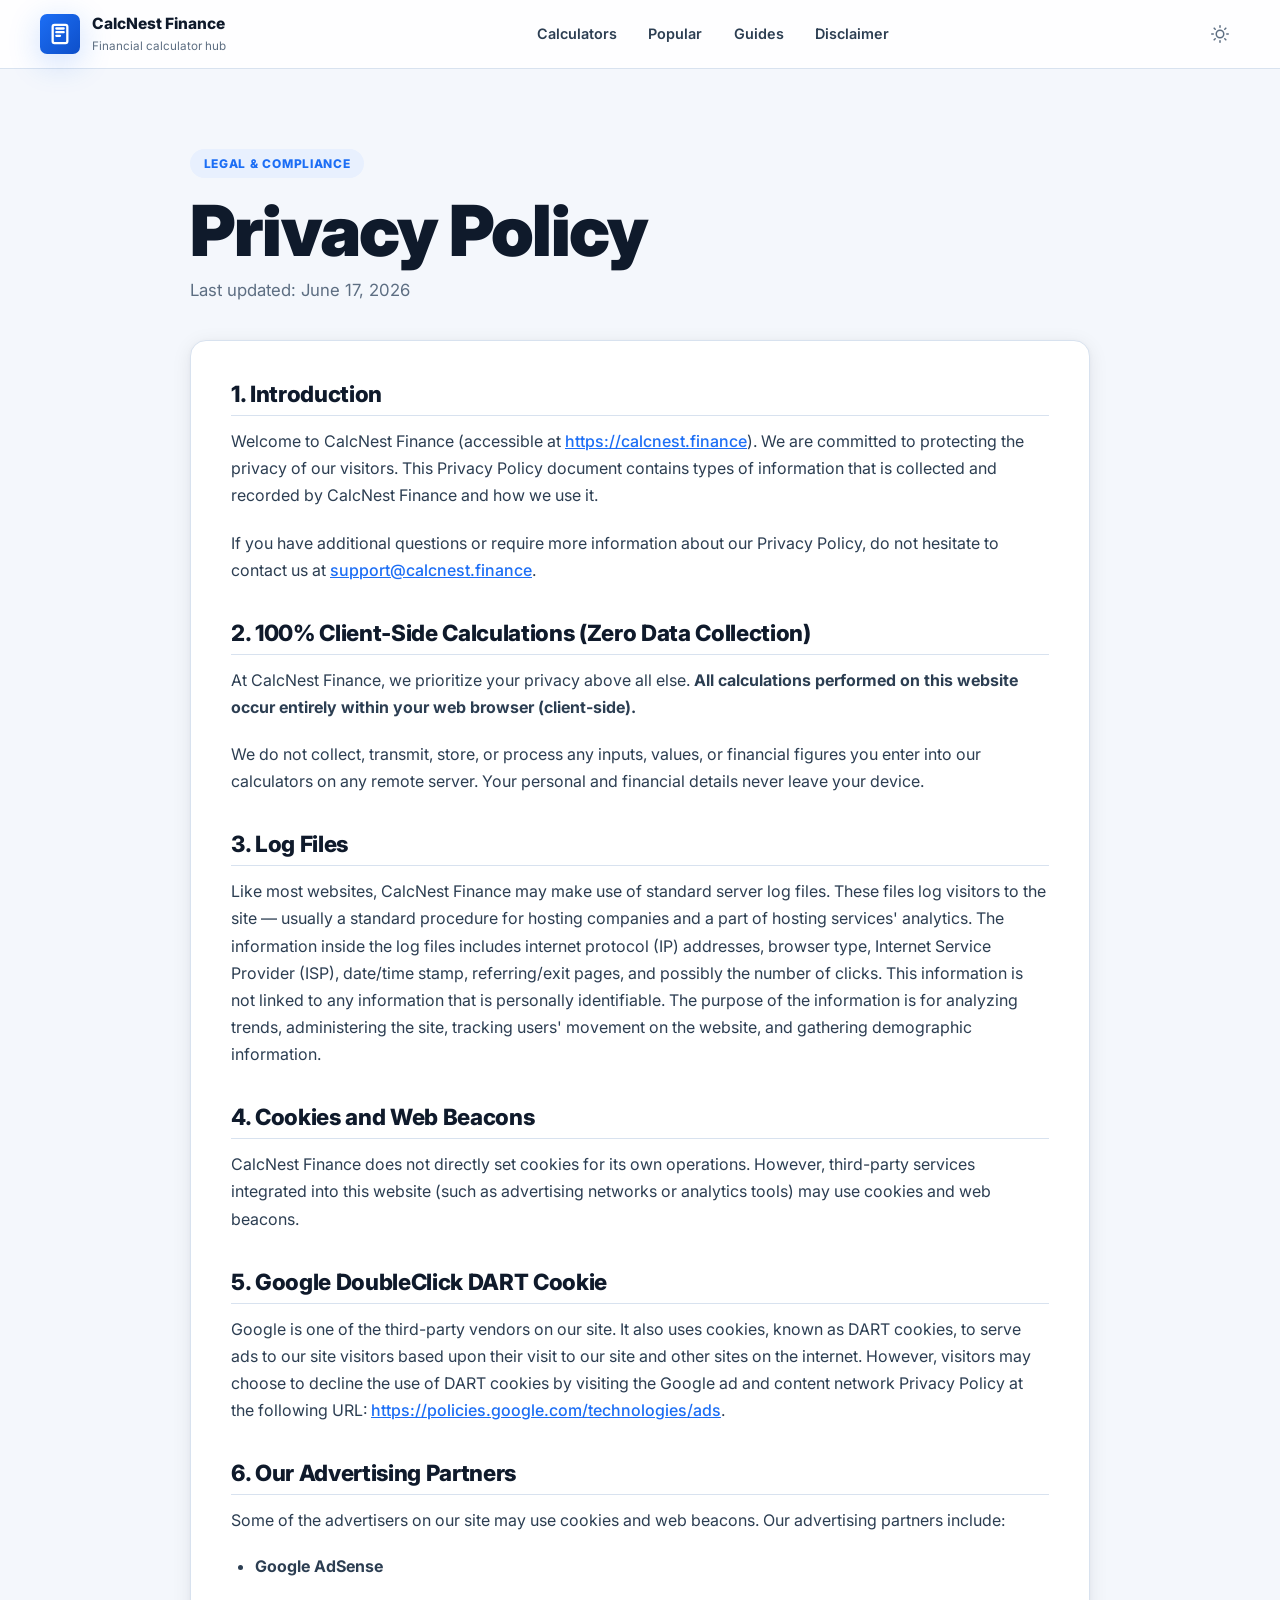
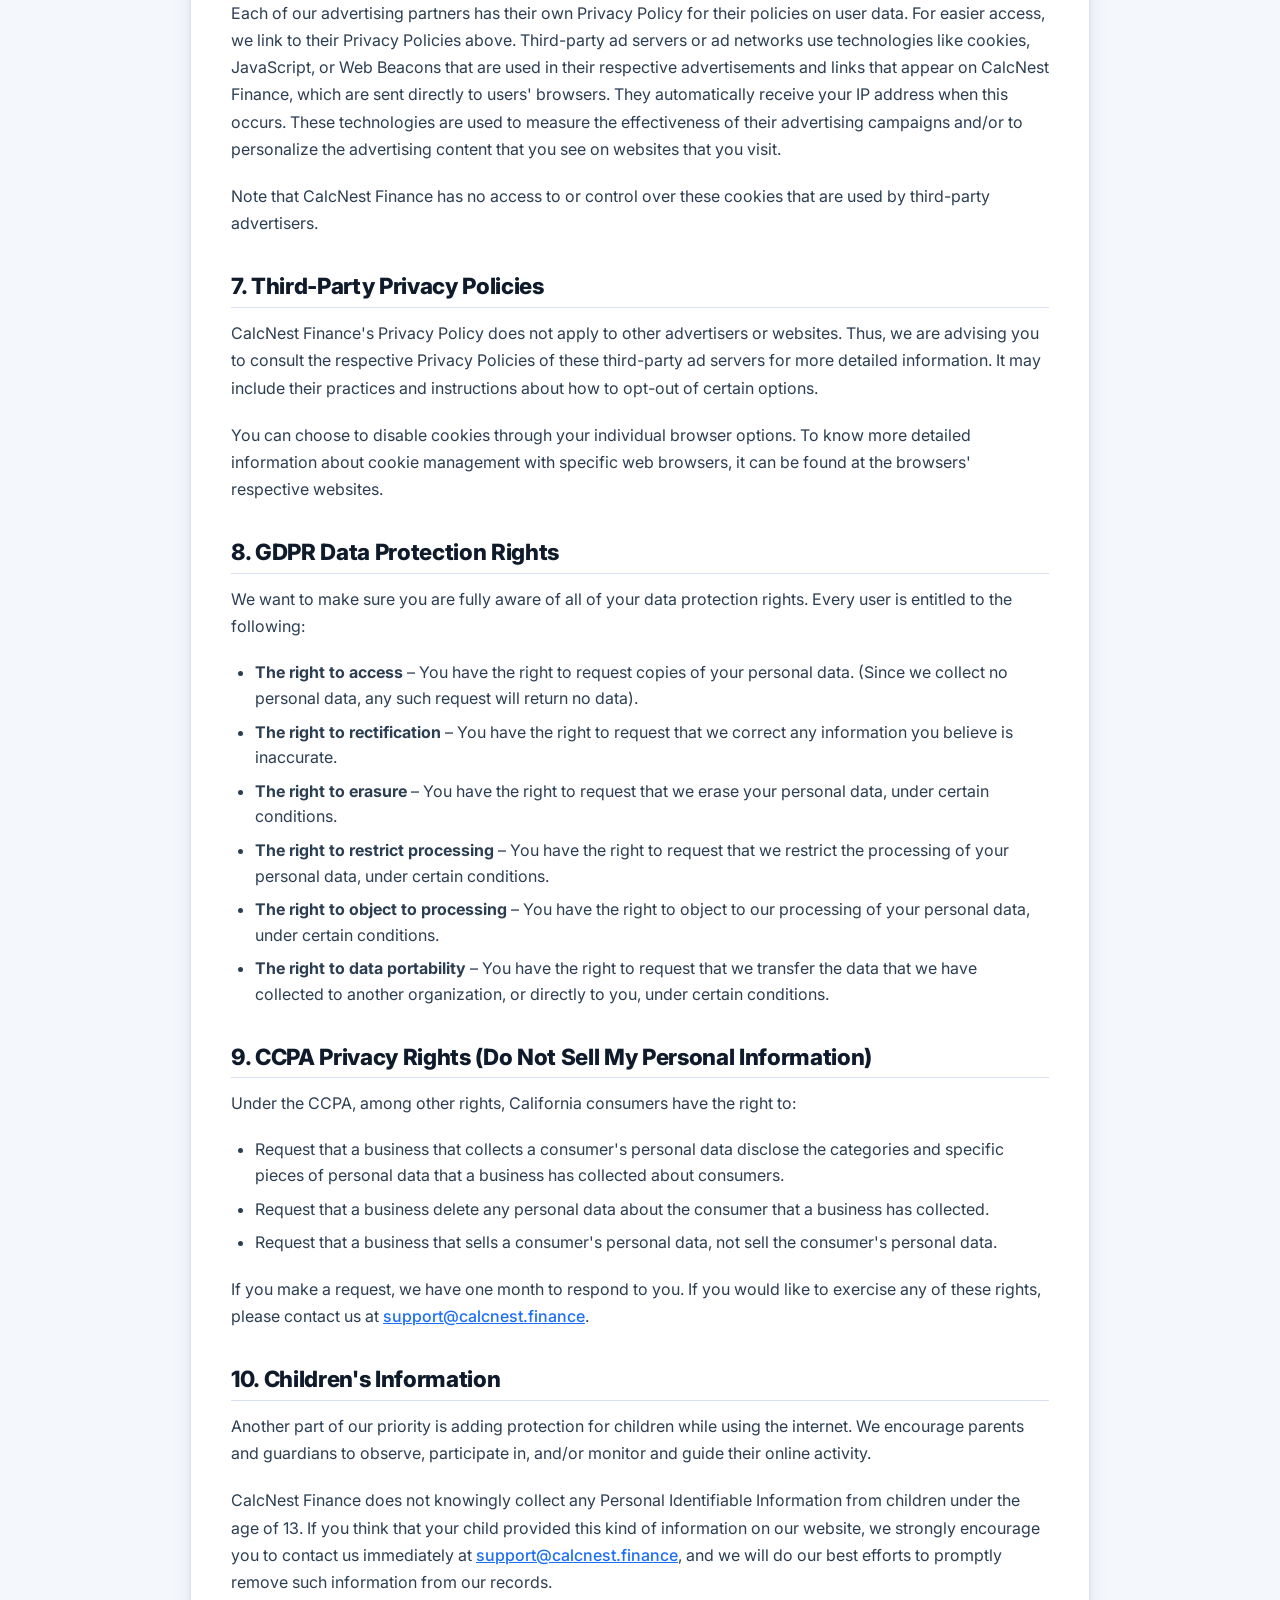
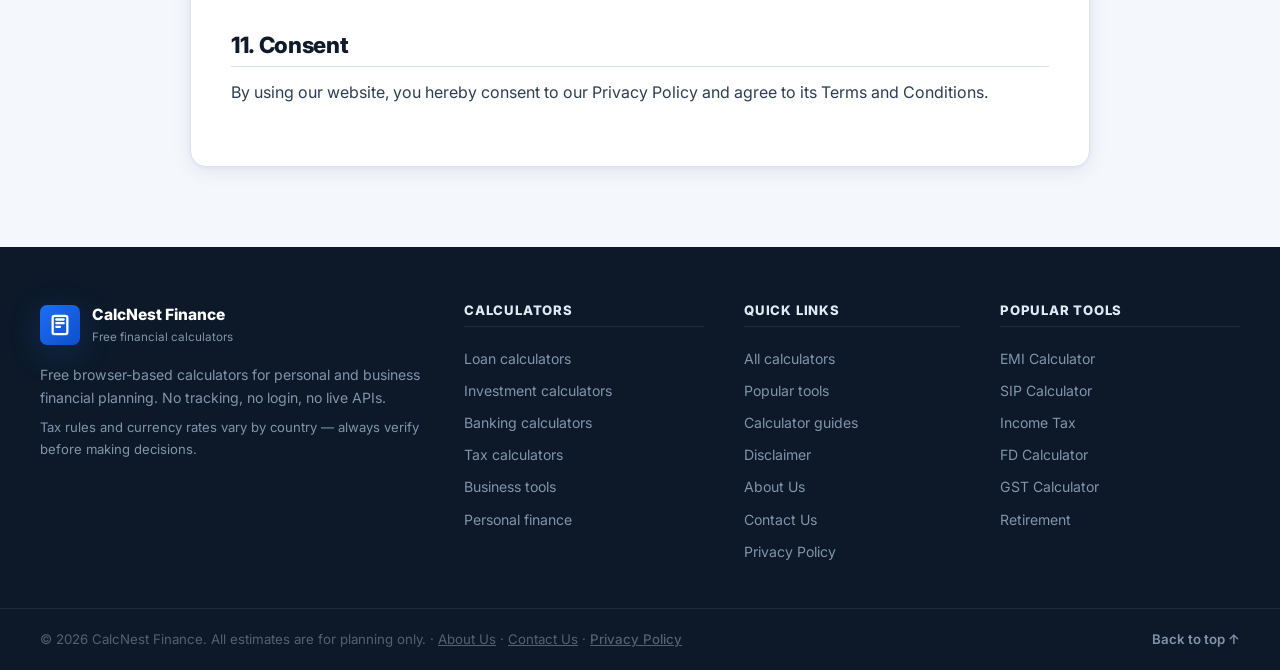
<file: privacy-policy.html>
<!doctype html>
<html lang="en" data-theme="light">
  <head>
    <meta charset="utf-8">
    <meta name="viewport" content="width=device-width, initial-scale=1">
    <title>Privacy Policy - CalcNest Finance</title>
    <meta name="description" content="Privacy Policy for CalcNest Finance. Learn how we handle your data, our use of cookies, and compliance with Google AdSense and privacy laws.">
    <link rel="icon" href="data:image/svg+xml,%3Csvg xmlns='http://www.w3.org/2000/svg' viewBox='0 0 64 64'%3E%3Crect width='64' height='64' rx='12' fill='%230f6bff'/%3E%3Ctext x='32' y='39' font-size='22' font-family='Arial,sans-serif' font-weight='700' text-anchor='middle' fill='white'%3ECN%3C/text%3E%3C/svg%3E">
    <link rel="preconnect" href="https://fonts.googleapis.com">
    <link rel="preconnect" href="https://fonts.gstatic.com" crossorigin>
    <link href="https://fonts.googleapis.com/css2?family=Inter:wght@400;500;600;700;800;900&display=swap" rel="stylesheet">
    <link rel="stylesheet" href="styles.css">
    <style>
      .policy-card {
        background: var(--surface);
        border: 1px solid var(--border);
        border-radius: var(--radius-lg);
        padding: 2.5rem;
        box-shadow: var(--shadow);
        margin-top: 2rem;
      }
      .policy-content h2 {
        margin-top: 2.25rem;
        margin-bottom: 0.75rem;
        font-size: 1.4rem;
        font-weight: 800;
        color: var(--text);
        letter-spacing: -0.015em;
        border-bottom: 1px solid var(--border);
        padding-bottom: 0.5rem;
      }
      .policy-content h2:first-of-type {
        margin-top: 0;
      }
      .policy-content p {
        margin-bottom: 1.25rem;
        line-height: 1.7;
        color: var(--text-2);
      }
      .policy-content ul {
        margin-bottom: 1.25rem;
        padding-left: 1.5rem;
      }
      .policy-content li {
        margin-bottom: 0.5rem;
        color: var(--text-2);
        line-height: 1.6;
      }
      .policy-content a {
        color: var(--blue);
        text-decoration: underline;
        font-weight: 500;
      }
      .policy-content a:hover {
        color: var(--blue-dark);
      }
      [data-theme="dark"] .policy-content a:hover {
        color: var(--text);
      }
      @media (max-width: 768px) {
        .policy-card {
          padding: 1.5rem;
        }
      }
    </style>
  </head>
  <body>
    <!-- Header -->
    <header class="site-header" id="top">
      <nav class="nav container" aria-label="Primary navigation">
        <a class="brand" href="index.html#top" aria-label="CalcNest Finance home">
          <span class="brand-mark" aria-hidden="true">
            <svg width="22" height="22" viewBox="0 0 24 24" fill="none" stroke="currentColor" stroke-width="2.5" stroke-linecap="round" stroke-linejoin="round"><rect x="4" y="2" width="16" height="20" rx="2"/><line x1="8" y1="6" x2="16" y2="6"/><line x1="8" y1="10" x2="16" y2="10"/><line x1="8" y1="14" x2="12" y2="14"/></svg>
          </span>
          <span>
            <strong>CalcNest Finance</strong>
            <small>Financial calculator hub</small>
          </span>
        </a>
        <div class="nav-links">
          <a href="index.html#calculators">Calculators</a>
          <a href="index.html#popular">Popular</a>
          <a href="index.html#guides">Guides</a>
          <a href="index.html#disclaimer">Disclaimer</a>
        </div>
        <div class="nav-actions">
          <button class="theme-toggle" id="themeToggle" aria-label="Toggle dark mode" title="Toggle dark mode">
            <svg class="icon-sun" width="18" height="18" viewBox="0 0 24 24" fill="none" stroke="currentColor" stroke-width="2" stroke-linecap="round" stroke-linejoin="round"><circle cx="12" cy="12" r="5"/><line x1="12" y1="1" x2="12" y2="3"/><line x1="12" y1="21" x2="12" y2="23"/><line x1="4.22" y1="4.22" x2="5.64" y2="5.64"/><line x1="18.36" y1="18.36" x2="19.78" y2="19.78"/><line x1="1" y1="12" x2="3" y2="12"/><line x1="21" y1="12" x2="23" y2="12"/><line x1="4.22" y1="19.78" x2="5.64" y2="18.36"/><line x1="18.36" y1="5.64" x2="19.78" y2="4.22"/></svg>
            <svg class="icon-moon" width="18" height="18" viewBox="0 0 24 24" fill="none" stroke="currentColor" stroke-width="2" stroke-linecap="round" stroke-linejoin="round"><path d="M21 12.79A9 9 0 1 1 11.21 3 7 7 0 0 0 21 12.79z"/></svg>
          </button>
          <button class="nav-mobile-toggle" id="navMobileToggle" aria-label="Toggle menu" aria-expanded="false">
            <span></span><span></span><span></span>
          </button>
        </div>
      </nav>
    </header>

    <!-- Main Content -->
    <main>
      <section class="section">
        <div class="container" style="max-width: 900px;">
          <div class="section-heading">
            <p class="eyebrow">Legal & Compliance</p>
            <h1>Privacy Policy</h1>
            <p class="section-sub">Last updated: June 17, 2026</p>
          </div>

          <div class="policy-card">
            <div class="policy-content">
              <h2>1. Introduction</h2>
              <p>
                Welcome to CalcNest Finance (accessible at <a href="https://calcnest.finance">https://calcnest.finance</a>).
                We are committed to protecting the privacy of our visitors. This Privacy Policy document contains types of 
                information that is collected and recorded by CalcNest Finance and how we use it.
              </p>
              <p>
                If you have additional questions or require more information about our Privacy Policy, do not hesitate to contact us at <a href="mailto:support@calcnest.finance">support@calcnest.finance</a>.
              </p>

              <h2>2. 100% Client-Side Calculations (Zero Data Collection)</h2>
              <p>
                At CalcNest Finance, we prioritize your privacy above all else. 
                <strong>All calculations performed on this website occur entirely within your web browser (client-side).</strong>
              </p>
              <p>
                We do not collect, transmit, store, or process any inputs, values, or financial figures you enter into our calculators on any remote server. 
                Your personal and financial details never leave your device.
              </p>

              <h2>3. Log Files</h2>
              <p>
                Like most websites, CalcNest Finance may make use of standard server log files. 
                These files log visitors to the site — usually a standard procedure for hosting companies and a part of hosting services' analytics. 
                The information inside the log files includes internet protocol (IP) addresses, browser type, Internet Service Provider (ISP), date/time stamp, 
                referring/exit pages, and possibly the number of clicks. 
                This information is not linked to any information that is personally identifiable. The purpose of the information is for analyzing trends, 
                administering the site, tracking users' movement on the website, and gathering demographic information.
              </p>

              <h2>4. Cookies and Web Beacons</h2>
              <p>
                CalcNest Finance does not directly set cookies for its own operations. However, third-party services integrated into this website 
                (such as advertising networks or analytics tools) may use cookies and web beacons.
              </p>

              <h2>5. Google DoubleClick DART Cookie</h2>
              <p>
                Google is one of the third-party vendors on our site. It also uses cookies, known as DART cookies, to serve ads to our site visitors 
                based upon their visit to our site and other sites on the internet. 
                However, visitors may choose to decline the use of DART cookies by visiting the Google ad and content network Privacy Policy at the following URL: 
                <a href="https://policies.google.com/technologies/ads" target="_blank" rel="noopener">https://policies.google.com/technologies/ads</a>.
              </p>

              <h2>6. Our Advertising Partners</h2>
              <p>
                Some of the advertisers on our site may use cookies and web beacons. Our advertising partners include:
              </p>
              <ul>
                <li><strong>Google AdSense</strong></li>
              </ul>
              <p>
                Each of our advertising partners has their own Privacy Policy for their policies on user data. For easier access, 
                we link to their Privacy Policies above. Third-party ad servers or ad networks use technologies like cookies, JavaScript, or Web Beacons 
                that are used in their respective advertisements and links that appear on CalcNest Finance, which are sent directly to users' browsers. 
                They automatically receive your IP address when this occurs. These technologies are used to measure the effectiveness of their advertising 
                campaigns and/or to personalize the advertising content that you see on websites that you visit.
              </p>
              <p>
                Note that CalcNest Finance has no access to or control over these cookies that are used by third-party advertisers.
              </p>

              <h2>7. Third-Party Privacy Policies</h2>
              <p>
                CalcNest Finance's Privacy Policy does not apply to other advertisers or websites. Thus, we are advising you to consult the respective 
                Privacy Policies of these third-party ad servers for more detailed information. It may include their practices and instructions about how to 
                opt-out of certain options.
              </p>
              <p>
                You can choose to disable cookies through your individual browser options. To know more detailed information about cookie management with specific 
                web browsers, it can be found at the browsers' respective websites.
              </p>

              <h2>8. GDPR Data Protection Rights</h2>
              <p>
                We want to make sure you are fully aware of all of your data protection rights. Every user is entitled to the following:
              </p>
              <ul>
                <li><strong>The right to access</strong> – You have the right to request copies of your personal data. (Since we collect no personal data, any such request will return no data).</li>
                <li><strong>The right to rectification</strong> – You have the right to request that we correct any information you believe is inaccurate.</li>
                <li><strong>The right to erasure</strong> – You have the right to request that we erase your personal data, under certain conditions.</li>
                <li><strong>The right to restrict processing</strong> – You have the right to request that we restrict the processing of your personal data, under certain conditions.</li>
                <li><strong>The right to object to processing</strong> – You have the right to object to our processing of your personal data, under certain conditions.</li>
                <li><strong>The right to data portability</strong> – You have the right to request that we transfer the data that we have collected to another organization, or directly to you, under certain conditions.</li>
              </ul>

              <h2>9. CCPA Privacy Rights (Do Not Sell My Personal Information)</h2>
              <p>
                Under the CCPA, among other rights, California consumers have the right to:
              </p>
              <ul>
                <li>Request that a business that collects a consumer's personal data disclose the categories and specific pieces of personal data that a business has collected about consumers.</li>
                <li>Request that a business delete any personal data about the consumer that a business has collected.</li>
                <li>Request that a business that sells a consumer's personal data, not sell the consumer's personal data.</li>
              </ul>
              <p>
                If you make a request, we have one month to respond to you. If you would like to exercise any of these rights, please contact us at <a href="mailto:support@calcnest.finance">support@calcnest.finance</a>.
              </p>

              <h2>10. Children's Information</h2>
              <p>
                Another part of our priority is adding protection for children while using the internet. We encourage parents and guardians to observe, 
                participate in, and/or monitor and guide their online activity.
              </p>
              <p>
                CalcNest Finance does not knowingly collect any Personal Identifiable Information from children under the age of 13. 
                If you think that your child provided this kind of information on our website, we strongly encourage you to contact us immediately at <a href="mailto:support@calcnest.finance">support@calcnest.finance</a>, and 
                we will do our best efforts to promptly remove such information from our records.
              </p>

              <h2>11. Consent</h2>
              <p>
                By using our website, you hereby consent to our Privacy Policy and agree to its Terms and Conditions.
              </p>
            </div>
          </div>
        </div>
      </section>
    </main>

    <!-- Footer -->
    <footer class="site-footer">
      <div class="container footer-inner">
        <div class="footer-brand-col">
          <a class="brand footer-brand" href="index.html#top">
            <span class="brand-mark" aria-hidden="true">
              <svg width="22" height="22" viewBox="0 0 24 24" fill="none" stroke="currentColor" stroke-width="2.5" stroke-linecap="round" stroke-linejoin="round"><rect x="4" y="2" width="16" height="20" rx="2"/><line x1="8" y1="6" x2="16" y2="6"/><line x1="8" y1="10" x2="16" y2="10"/><line x1="8" y1="14" x2="12" y2="14"/></svg>
            </span>
            <span>
              <strong>CalcNest Finance</strong>
              <small>Free financial calculators</small>
            </span>
          </a>
          <p>Free browser-based calculators for personal and business financial planning. No tracking, no login, no live APIs.</p>
          <p class="footer-note">Tax rules and currency rates vary by country — always verify before making decisions.</p>
        </div>
        <div class="footer-links-col">
          <h2>Calculators</h2>
          <a href="index.html#calculators" data-filter-link="Loans">Loan calculators</a>
          <a href="index.html#calculators" data-filter-link="Investments">Investment calculators</a>
          <a href="index.html#calculators" data-filter-link="Banking">Banking calculators</a>
          <a href="index.html#calculators" data-filter-link="Tax">Tax calculators</a>
          <a href="index.html#calculators" data-filter-link="Business">Business tools</a>
          <a href="index.html#calculators" data-filter-link="Personal Finance">Personal finance</a>
        </div>
        <div class="footer-links-col">
          <h2>Quick links</h2>
          <a href="index.html#calculators">All calculators</a>
          <a href="index.html#popular">Popular tools</a>
          <a href="index.html#guides">Calculator guides</a>
          <a href="index.html#disclaimer">Disclaimer</a>
          <a href="about.html">About Us</a>
          <a href="contact.html">Contact Us</a>
          <a href="privacy-policy.html">Privacy Policy</a>
        </div>
        <div class="footer-links-col">
          <h2>Popular tools</h2>
          <a href="index.html#emi" data-calc-link="emi">EMI Calculator</a>
          <a href="index.html#sip" data-calc-link="sip">SIP Calculator</a>
          <a href="index.html#income-tax" data-calc-link="income-tax">Income Tax</a>
          <a href="index.html#fixed-deposit" data-calc-link="fixed-deposit">FD Calculator</a>
          <a href="index.html#gst" data-calc-link="gst">GST Calculator</a>
          <a href="index.html#retirement" data-calc-link="retirement">Retirement</a>
        </div>
      </div>
      <div class="footer-bottom">
        <div class="container footer-bottom-inner">
          <p>&copy; <span id="footerYear"></span> CalcNest Finance. All estimates are for planning only. &middot; <a href="about.html" style="text-decoration: underline;">About Us</a> &middot; <a href="contact.html" style="text-decoration: underline;">Contact Us</a> &middot; <a href="privacy-policy.html" style="text-decoration: underline; font-weight: 500;">Privacy Policy</a></p>
          <a href="#top" class="footer-top-link">Back to top ↑</a>
        </div>
      </div>
    </footer>

    <script src="script.js"></script>
  </body>
</html>
</file>
<file: styles.css>
/* =============================================
   CALCNEST FINANCE - PREMIUM DESIGN SYSTEM
   ============================================= */

/* --- Google Fonts fallback if not loaded --- */
@import url('https://fonts.googleapis.com/css2?family=Inter:wght@400;500;600;700;800;900&display=swap');

/* =============================================
   CSS CUSTOM PROPERTIES - LIGHT THEME
   ============================================= */
:root {
  --bg:            #f4f7fc;
  --bg-alt:        #eaf0f8;
  --surface:       #ffffff;
  --surface-2:     #f8fafd;
  --surface-3:     #f0f4fa;
  --text:          #0f1a2b;
  --text-2:        #2c3e52;
  --muted:         #5d6e82;
  --muted-2:       #8095aa;
  --border:        #d8e2ef;
  --border-2:      #c5d3e8;

  /* Brand colours */
  --blue:          #1c6ef5;
  --blue-dark:     #0e4fc9;
  --blue-light:    #e8f0fe;
  --blue-glow:     rgba(28, 110, 245, 0.18);
  --green:         #0f9d6b;
  --green-dark:    #0a7a54;
  --green-soft:    #e4f7f0;
  --amber:         #b06000;
  --amber-soft:    #fff4e0;
  --red:           #c0280e;
  --red-soft:      #fef0ee;

  /* Gradients */
  --hero-gradient: linear-gradient(135deg, #f0f4ff 0%, #e8f4ff 50%, #eefaf5 100%);
  --card-hover-gradient: linear-gradient(135deg, rgba(28,110,245,0.04) 0%, rgba(15,157,107,0.03) 100%);

  /* Shadows */
  --shadow-sm:     0 2px 8px rgba(15, 26, 43, 0.06);
  --shadow:        0 4px 20px rgba(15, 26, 43, 0.08), 0 1px 4px rgba(15, 26, 43, 0.04);
  --shadow-lg:     0 12px 48px rgba(15, 26, 43, 0.12), 0 4px 16px rgba(15, 26, 43, 0.06);
  --shadow-blue:   0 8px 32px rgba(28, 110, 245, 0.22);

  /* Shape */
  --radius:        10px;
  --radius-sm:     7px;
  --radius-lg:     16px;
  --radius-xl:     22px;
  --container:     1200px;

  /* Typography */
  --font: "Inter", ui-sans-serif, system-ui, -apple-system, BlinkMacSystemFont, "Segoe UI", sans-serif;

  /* Transitions */
  --ease:          cubic-bezier(0.22, 0.61, 0.36, 1);
  --ease-spring:   cubic-bezier(0.34, 1.56, 0.64, 1);
}

/* =============================================
   DARK THEME
   ============================================= */
[data-theme="dark"] {
  --bg:            #0d1521;
  --bg-alt:        #111d2e;
  --surface:       #162032;
  --surface-2:     #1a2840;
  --surface-3:     #1e2f4a;
  --text:          #e8edf5;
  --text-2:        #b8c6d8;
  --muted:         #7a90a8;
  --muted-2:       #556070;
  --border:        #253347;
  --border-2:      #2e3f58;

  --blue:          #4a8eff;
  --blue-dark:     #2e6fe0;
  --blue-light:    #1a2f55;
  --blue-glow:     rgba(74, 142, 255, 0.2);
  --green:         #2db885;
  --green-dark:    #1e9a70;
  --green-soft:    #0f2d22;
  --amber:         #e0a020;
  --amber-soft:    #2a1e08;
  --red:           #f05040;
  --red-soft:      #2a0f0a;

  --hero-gradient: linear-gradient(135deg, #0e1a2e 0%, #0d1c38 50%, #0c1f2a 100%);
  --card-hover-gradient: linear-gradient(135deg, rgba(74,142,255,0.06) 0%, rgba(45,184,133,0.04) 100%);

  --shadow-sm:     0 2px 8px rgba(0, 0, 0, 0.3);
  --shadow:        0 4px 20px rgba(0, 0, 0, 0.35), 0 1px 4px rgba(0, 0, 0, 0.2);
  --shadow-lg:     0 12px 48px rgba(0, 0, 0, 0.45), 0 4px 16px rgba(0, 0, 0, 0.25);
  --shadow-blue:   0 8px 32px rgba(74, 142, 255, 0.3);
}

/* =============================================
   RESET & BASE
   ============================================= */
*, *::before, *::after {
  box-sizing: border-box;
  margin: 0;
}

html {
  scroll-behavior: smooth;
  -webkit-text-size-adjust: 100%;
}

body {
  color: var(--text);
  background: var(--bg);
  font-family: var(--font);
  font-size: 1rem;
  line-height: 1.6;
  overflow-x: hidden;
  transition: background 0.25s var(--ease), color 0.25s var(--ease);
}

a {
  color: inherit;
  text-decoration: none;
}

button, input, select, textarea {
  font: inherit;
}

button { cursor: pointer; border: 0; background: none; }

img { display: block; max-width: 100%; }

table { width: 100%; border-collapse: collapse; }

th, td {
  padding: 0.75rem 1rem;
  border-bottom: 1px solid var(--border);
  text-align: right;
  vertical-align: top;
  font-size: 0.9rem;
}
th:first-child, td:first-child { text-align: left; }
th {
  background: var(--surface-2);
  color: var(--text-2);
  font-weight: 700;
  font-size: 0.8rem;
  text-transform: uppercase;
  letter-spacing: 0.04em;
  position: sticky;
  top: 0;
}
tr:last-child td { border-bottom: 0; }

/* =============================================
   LAYOUT
   ============================================= */
.container {
  width: min(100% - 2rem, var(--container));
  margin: 0 auto;
}

.section {
  padding: 5rem 0;
}

.section.compact {
  padding: 3.75rem 0;
}

.alt {
  background: var(--bg-alt);
}

/* =============================================
   ACCESSIBILITY
   ============================================= */
.skip-link {
  position: absolute;
  left: 1rem;
  top: -4rem;
  z-index: 100;
  padding: 0.75rem 1.2rem;
  border-radius: var(--radius-sm);
  background: var(--blue);
  color: #fff;
  font-weight: 700;
  transition: top 0.2s;
}
.skip-link:focus { top: 1rem; }

.sr-only {
  position: absolute;
  width: 1px;
  height: 1px;
  padding: 0;
  margin: -1px;
  overflow: hidden;
  clip: rect(0,0,0,0);
  white-space: nowrap;
  border: 0;
}

/* =============================================
   TYPOGRAPHY
   ============================================= */
h1 {
  font-size: clamp(2.2rem, 5.5vw, 4.5rem);
  font-weight: 900;
  line-height: 1.05;
  letter-spacing: -0.025em;
  color: var(--text);
  overflow-wrap: break-word;
}

h2 {
  font-size: clamp(1.65rem, 3vw, 2.4rem);
  font-weight: 800;
  line-height: 1.15;
  letter-spacing: -0.02em;
  color: var(--text);
}

h3 {
  font-size: 1.08rem;
  font-weight: 700;
  letter-spacing: -0.01em;
  color: var(--text);
}

.eyebrow {
  display: inline-flex;
  align-items: center;
  gap: 0.5rem;
  margin-bottom: 0.75rem;
  padding: 0.3rem 0.85rem;
  border-radius: 999px;
  background: var(--blue-light);
  color: var(--blue);
  font-size: 0.75rem;
  font-weight: 800;
  letter-spacing: 0.06em;
  text-transform: uppercase;
}

.section-heading {
  margin-bottom: 2.25rem;
}

.section-heading .eyebrow {
  display: inline-flex;
  margin-bottom: 1rem;
}

.section-sub {
  margin-top: 0.6rem;
  color: var(--muted);
  font-size: 1.05rem;
  max-width: 640px;
}

.section-heading.split {
  display: flex;
  align-items: flex-end;
  justify-content: space-between;
  gap: 1rem;
}

/* =============================================
   HEADER & NAVIGATION
   ============================================= */
.site-header {
  position: sticky;
  top: 0;
  z-index: 40;
  background: rgba(255, 255, 255, 0.85);
  border-bottom: 1px solid var(--border);
  backdrop-filter: blur(16px);
  -webkit-backdrop-filter: blur(16px);
  transition: background 0.25s var(--ease), border-color 0.25s var(--ease);
}

[data-theme="dark"] .site-header {
  background: rgba(13, 21, 33, 0.88);
}

.nav {
  min-height: 68px;
  display: flex;
  align-items: center;
  justify-content: space-between;
  gap: 1.5rem;
}

.brand {
  display: inline-flex;
  align-items: center;
  gap: 0.75rem;
  flex-shrink: 0;
}

.brand-mark {
  width: 40px;
  height: 40px;
  display: inline-grid;
  place-items: center;
  border-radius: var(--radius-sm);
  background: linear-gradient(135deg, var(--blue), var(--blue-dark));
  color: #fff;
  font-weight: 900;
  box-shadow: var(--shadow-blue);
  flex-shrink: 0;
}

.brand strong {
  display: block;
  font-size: 0.97rem;
  font-weight: 800;
  color: var(--text);
}
.brand small {
  display: block;
  color: var(--muted);
  font-size: 0.73rem;
}

.nav-links {
  display: flex;
  align-items: center;
  gap: 0.25rem;
}

.nav-links a {
  padding: 0.5rem 0.85rem;
  border-radius: var(--radius-sm);
  color: var(--text-2);
  font-size: 0.9rem;
  font-weight: 600;
  transition: background 0.15s, color 0.15s;
}
.nav-links a:hover, .nav-links a:focus-visible {
  background: var(--surface-3);
  color: var(--blue);
}

.nav-actions {
  display: flex;
  align-items: center;
  gap: 0.5rem;
}

.currency-trigger {
  min-width: 66px;
  height: 40px;
  display: inline-flex;
  align-items: center;
  justify-content: center;
  gap: 0.4rem;
  padding: 0 0.7rem;
  border: 1px solid var(--border);
  border-radius: var(--radius-sm);
  background: var(--surface);
  color: var(--text-2);
  font-size: 0.78rem;
  font-weight: 800;
  transition: background 0.15s, border-color 0.15s, color 0.15s;
}
.currency-trigger:hover {
  background: var(--surface-3);
  border-color: var(--blue);
  color: var(--blue);
}
.currency-trigger.coachmark-target {
  position: relative;
  z-index: 62;
  border-color: var(--blue);
  box-shadow: 0 0 0 5px var(--blue-glow);
}

.currency-coachmark {
  position: fixed;
  z-index: 61;
  width: min(330px, calc(100vw - 1rem));
  display: grid;
  grid-template-columns: 42px minmax(0, 1fr);
  gap: 0.85rem;
  padding: 1rem;
  border: 1px solid var(--blue);
  border-radius: var(--radius);
  background: var(--surface);
  color: var(--text);
  box-shadow: var(--shadow-lg);
}
.currency-coachmark[hidden] { display: none; }
.currency-coachmark::before {
  content: "";
  position: absolute;
  top: -7px;
  left: var(--coachmark-arrow-left, 255px);
  width: 12px;
  height: 12px;
  border-top: 1px solid var(--blue);
  border-left: 1px solid var(--blue);
  background: var(--surface);
  transform: rotate(45deg);
}
.coachmark-icon {
  width: 42px;
  height: 42px;
  display: grid;
  place-items: center;
  border-radius: var(--radius-sm);
  background: var(--blue-light);
  color: var(--blue);
}
.currency-coachmark strong {
  display: block;
  padding-right: 1.25rem;
  font-size: 0.95rem;
}
.currency-coachmark p {
  margin-top: 0.3rem;
  color: var(--muted);
  font-size: 0.8rem;
  line-height: 1.5;
}
.coachmark-action {
  margin-top: 0.7rem;
  color: var(--blue);
  font-size: 0.8rem;
  font-weight: 800;
}
.coachmark-action:hover { color: var(--blue-dark); }
.coachmark-close {
  position: absolute;
  top: 0.55rem;
  right: 0.55rem;
  width: 30px;
  height: 30px;
  display: grid;
  place-items: center;
  border-radius: var(--radius-sm);
  color: var(--muted);
}
.coachmark-close:hover {
  background: var(--surface-3);
  color: var(--red);
}

/* Dark mode toggle */
.theme-toggle {
  width: 40px;
  height: 40px;
  display: grid;
  place-items: center;
  border-radius: var(--radius-sm);
  color: var(--muted);
  transition: background 0.15s, color 0.15s, transform 0.2s var(--ease-spring);
  position: relative;
}
.theme-toggle:hover { background: var(--surface-3); color: var(--blue); transform: rotate(20deg); }
.theme-toggle .icon-sun, .theme-toggle .icon-moon { position: absolute; transition: opacity 0.2s, transform 0.25s var(--ease); }
[data-theme="light"] .icon-sun { opacity: 1; transform: rotate(0deg) scale(1); }
[data-theme="light"] .icon-moon { opacity: 0; transform: rotate(-90deg) scale(0.5); }
[data-theme="dark"] .icon-sun { opacity: 0; transform: rotate(90deg) scale(0.5); }
[data-theme="dark"] .icon-moon { opacity: 1; transform: rotate(0deg) scale(1); }

/* Mobile nav toggle */
.nav-mobile-toggle {
  display: none;
  width: 40px;
  height: 40px;
  flex-direction: column;
  align-items: center;
  justify-content: center;
  gap: 5px;
  border-radius: var(--radius-sm);
  color: var(--text);
}
.nav-mobile-toggle span {
  display: block;
  width: 20px;
  height: 2px;
  background: currentColor;
  border-radius: 2px;
  transition: transform 0.2s, opacity 0.2s;
}
.nav-mobile-toggle[aria-expanded="true"] span:nth-child(1) { transform: translateY(7px) rotate(45deg); }
.nav-mobile-toggle[aria-expanded="true"] span:nth-child(2) { opacity: 0; }
.nav-mobile-toggle[aria-expanded="true"] span:nth-child(3) { transform: translateY(-7px) rotate(-45deg); }

/* =============================================
   BUTTONS
   ============================================= */
.button, .primary-action, .secondary-action {
  display: inline-flex;
  align-items: center;
  justify-content: center;
  gap: 0.45rem;
  min-height: 44px;
  padding: 0.72rem 1.25rem;
  border-radius: var(--radius-sm);
  font-weight: 700;
  font-size: 0.95rem;
  line-height: 1;
  white-space: nowrap;
  cursor: pointer;
  transition: transform 0.18s var(--ease), box-shadow 0.18s var(--ease), background 0.15s, border-color 0.15s, opacity 0.15s;
  border: 1.5px solid transparent;
  text-decoration: none;
}

.button.primary, .primary-action {
  background: linear-gradient(135deg, var(--blue), var(--blue-dark));
  color: #fff;
  box-shadow: 0 4px 16px var(--blue-glow);
}
.button.primary:hover, .primary-action:hover {
  transform: translateY(-2px);
  box-shadow: 0 8px 24px var(--blue-glow);
}
.button.primary:active, .primary-action:active { transform: translateY(0); }

.button.secondary, .secondary-action {
  background: var(--surface);
  color: var(--text-2);
  border-color: var(--border-2);
}
.button.secondary:hover, .secondary-action:hover {
  background: var(--surface-3);
  border-color: var(--blue);
  color: var(--blue);
  transform: translateY(-1px);
}

.button:focus-visible, .primary-action:focus-visible, .secondary-action:focus-visible,
.currency-trigger:focus-visible, .theme-toggle:focus-visible, .nav-mobile-toggle:focus-visible,
.dialog-close:focus-visible, .coachmark-close:focus-visible, .coachmark-action:focus-visible,
input:focus-visible, select:focus-visible, textarea:focus-visible, a:focus-visible {
  outline: 3px solid var(--blue-glow);
  outline-offset: 2px;
}

/* =============================================
   HERO
   ============================================= */
.hero {
  position: relative;
  overflow: hidden;
  background: var(--hero-gradient);
  min-height: 680px;
  display: flex;
  align-items: center;
  padding: 5rem 0 4rem;
}

.hero-grid {
  display: grid;
  grid-template-columns: minmax(0, 1.2fr) minmax(340px, 0.8fr);
  gap: 3rem;
  align-items: center;
  position: relative;
  z-index: 1;
}

.hero-badge {
  display: inline-flex;
  align-items: center;
  gap: 0.5rem;
  padding: 0.4rem 1rem;
  border: 1.5px solid var(--border-2);
  border-radius: 999px;
  background: var(--surface);
  color: var(--muted);
  font-size: 0.82rem;
  font-weight: 600;
  margin-bottom: 1.5rem;
  box-shadow: var(--shadow-sm);
}
.hero-badge-dot {
  width: 8px; height: 8px;
  border-radius: 50%;
  background: var(--green);
  box-shadow: 0 0 0 2px var(--green-soft);
  animation: pulse-dot 2s ease-in-out infinite;
}
@keyframes pulse-dot {
  0%, 100% { box-shadow: 0 0 0 2px var(--green-soft); }
  50% { box-shadow: 0 0 0 5px var(--green-soft); }
}

.hero h1 { margin-bottom: 1.25rem; }

.hero-highlight {
  background: linear-gradient(135deg, var(--blue) 0%, var(--green) 100%);
  -webkit-background-clip: text;
  -webkit-text-fill-color: transparent;
  background-clip: text;
}

.hero-lede {
  color: var(--muted);
  font-size: 1.1rem;
  line-height: 1.65;
  max-width: 580px;
  margin-bottom: 1.75rem;
}

/* Hero search */
.hero-search {
  position: relative;
  display: flex;
  align-items: center;
  max-width: 560px;
  margin-bottom: 1.5rem;
  border: 1.5px solid var(--border-2);
  border-radius: var(--radius);
  background: var(--surface);
  box-shadow: var(--shadow);
  transition: border-color 0.2s, box-shadow 0.2s;
}
.hero-search:focus-within {
  border-color: var(--blue);
  box-shadow: 0 0 0 4px var(--blue-glow), var(--shadow);
}

.search-icon {
  position: absolute;
  left: 1.1rem;
  color: var(--muted-2);
  pointer-events: none;
  flex-shrink: 0;
}

.hero-search input {
  flex: 1;
  min-width: 0;
  border: 0;
  padding: 0.9rem 1rem 0.9rem 3rem;
  background: transparent;
  color: var(--text);
  outline: none;
  font-size: 0.95rem;
}
.hero-search input::placeholder { color: var(--muted-2); }

.hero-search button {
  width: 40px; height: 40px;
  display: grid;
  place-items: center;
  margin: 0 0.4rem;
  border-radius: var(--radius-sm);
  color: var(--muted);
  transition: background 0.15s, color 0.15s;
}
.hero-search button:hover { background: var(--surface-3); color: var(--red); }

.hero-actions {
  display: flex;
  flex-wrap: wrap;
  gap: 0.75rem;
  margin-bottom: 2rem;
}

/* Stats bar */
.hero-stats {
  display: flex;
  align-items: center;
  gap: 0;
  padding: 1rem 1.5rem;
  border: 1.5px solid var(--border);
  border-radius: var(--radius);
  background: var(--surface);
  box-shadow: var(--shadow-sm);
  width: fit-content;
  max-width: 100%;
}
.hero-stat {
  text-align: center;
  padding: 0 1.25rem;
}
.hero-stat strong {
  display: block;
  font-size: 1.5rem;
  font-weight: 900;
  color: var(--blue);
  line-height: 1;
}
.hero-stat span {
  font-size: 0.75rem;
  color: var(--muted);
  font-weight: 600;
  text-transform: uppercase;
  letter-spacing: 0.04em;
}
.hero-stat-divider {
  width: 1px;
  height: 36px;
  background: var(--border);
  flex-shrink: 0;
}

/* Hero panel */
.hero-panel {
  display: flex;
  flex-direction: column;
  gap: 1rem;
}

.hero-visual-wrap {
  position: relative;
  border-radius: var(--radius-lg);
  overflow: hidden;
  box-shadow: var(--shadow-lg);
  border: 1.5px solid var(--border);
}

.hero-visual {
  width: 100%;
  aspect-ratio: 16/9;
  object-fit: cover;
  display: block;
  transition: transform 0.5s var(--ease);
}
.hero-visual-wrap:hover .hero-visual { transform: scale(1.03); }

.hero-visual-fallback {
  display: none;
  position: relative;
  width: 100%;
  max-width: 100%;
  min-width: 0;
  min-height: 360px;
  aspect-ratio: auto;
  padding: 1.4rem;
  overflow: hidden;
  color: #f4f8ff;
  background:
    linear-gradient(145deg, rgba(30, 110, 245, 0.18), transparent 45%),
    #09182b;
}
.hero-visual-wrap.image-unavailable .hero-visual { display: none; }
.hero-visual-wrap.image-unavailable .hero-visual-fallback {
  display: flex;
  flex-direction: column;
}

.fallback-heading {
  display: grid;
  gap: 0.3rem;
  width: 100%;
  min-width: 0;
  position: relative;
  z-index: 2;
}
.fallback-heading span {
  color: #8fa9c8;
  font-size: 0.76rem;
  font-weight: 700;
  text-transform: uppercase;
  letter-spacing: 0.04em;
}
.fallback-heading strong {
  display: block;
  max-width: 100%;
  overflow-wrap: anywhere;
  font-size: 1.35rem;
  line-height: 1.2;
  font-variant-numeric: tabular-nums;
}

.fallback-chart {
  position: relative;
  flex: 1;
  min-height: 150px;
  margin: 1rem 0 0.9rem;
  border-left: 1px solid rgba(153, 191, 229, 0.2);
  border-bottom: 1px solid rgba(153, 191, 229, 0.2);
}
.fallback-chart svg {
  position: absolute;
  inset: 0;
  z-index: 2;
  width: 100%;
  height: 100%;
  overflow: visible;
}
.fallback-chart polyline {
  fill: none;
  stroke: #49dcb1;
  stroke-width: 4;
  vector-effect: non-scaling-stroke;
  stroke-linecap: round;
  stroke-linejoin: round;
  filter: drop-shadow(0 0 6px rgba(73, 220, 177, 0.65));
}
.fallback-chart circle {
  fill: #eafff8;
  stroke: #49dcb1;
  stroke-width: 3;
  vector-effect: non-scaling-stroke;
}
.fallback-grid-line {
  position: absolute;
  left: 0;
  right: 0;
  height: 1px;
  background: rgba(153, 191, 229, 0.12);
}
.fallback-grid-line.line-1 { top: 25%; }
.fallback-grid-line.line-2 { top: 50%; }
.fallback-grid-line.line-3 { top: 75%; }
.fallback-bar {
  position: absolute;
  bottom: 0;
  width: 7%;
  border-radius: 4px 4px 0 0;
  background: rgba(68, 143, 255, 0.2);
}
.fallback-bar.bar-1 { left: 7%; height: 22%; }
.fallback-bar.bar-2 { left: 22%; height: 35%; }
.fallback-bar.bar-3 { left: 37%; height: 28%; }
.fallback-bar.bar-4 { left: 52%; height: 52%; }
.fallback-bar.bar-5 { left: 67%; height: 60%; }
.fallback-bar.bar-6 { left: 82%; height: 78%; }

.fallback-metrics {
  display: grid;
  grid-template-columns: repeat(3, minmax(0, 1fr));
  gap: 0.6rem;
  width: 100%;
  min-width: 0;
  position: relative;
  z-index: 2;
}
.fallback-metrics span {
  min-width: 0;
  padding: 0.65rem 0.75rem;
  border: 1px solid rgba(143, 169, 200, 0.18);
  border-radius: var(--radius-sm);
  background: rgba(255, 255, 255, 0.06);
}
.fallback-metrics small {
  display: block;
  color: #8fa9c8;
  font-size: 0.64rem;
  line-height: 1.2;
}
.fallback-metrics strong {
  display: block;
  margin-top: 0.2rem;
  overflow-wrap: anywhere;
  font-size: 0.78rem;
  line-height: 1.2;
}

.hero-visual-overlay {
  position: absolute;
  inset: 0;
  background: linear-gradient(to bottom, transparent 60%, rgba(13,21,33,0.3));
  pointer-events: none;
}

.hero-metric-row {
  display: grid;
  grid-template-columns: 1fr 1fr;
  gap: 0.75rem;
}

.metric-card {
  display: flex;
  align-items: flex-start;
  gap: 0.85rem;
  padding: 1rem 1.1rem;
  border: 1.5px solid var(--border);
  border-radius: var(--radius);
  background: var(--surface);
  box-shadow: var(--shadow-sm);
  transition: border-color 0.2s, box-shadow 0.2s;
}
.metric-card:hover { border-color: var(--blue); box-shadow: 0 4px 20px var(--blue-glow); }

.metric-card.accent {
  grid-column: 1 / -1;
  border-color: rgba(15,157,107,0.3);
  background: linear-gradient(135deg, var(--green-soft), var(--surface));
}

.metric-icon {
  display: inline-flex;
  color: var(--blue);
  line-height: 1;
}
.metric-icon svg { display: block; }
.metric-label { display: block; color: var(--muted); font-size: 0.75rem; font-weight: 700; text-transform: uppercase; letter-spacing: 0.05em; margin-bottom: 0.15rem; }
.metric-value { display: block; font-size: 1.15rem; font-weight: 800; color: var(--text); line-height: 1.2; }
.metric-card small { display: block; color: var(--muted); font-size: 0.78rem; margin-top: 0.15rem; }

/* =============================================
   CATEGORY GRID
   ============================================= */
.category-grid {
  display: grid;
  grid-template-columns: repeat(3, minmax(0, 1fr));
  gap: 1rem;
}

.category-card {
  display: flex;
  flex-direction: column;
  gap: 0.75rem;
  padding: 1.35rem;
  border: 1.5px solid var(--border);
  border-radius: var(--radius-lg);
  background: var(--surface);
  box-shadow: var(--shadow-sm);
  text-align: left;
  color: var(--text);
  cursor: pointer;
  transition: border-color 0.2s var(--ease), box-shadow 0.2s var(--ease), transform 0.2s var(--ease), background 0.2s;
}
.category-card:hover {
  border-color: var(--blue);
  box-shadow: 0 8px 32px var(--blue-glow);
  transform: translateY(-3px);
  background: var(--card-hover-gradient);
}
.category-card p { color: var(--muted); font-size: 0.9rem; margin: 0; flex: 1; }

/* =============================================
   POPULAR GRID
   ============================================= */
.popular-grid {
  display: grid;
  grid-template-columns: repeat(4, minmax(0, 1fr));
  gap: 1rem;
}

.popular-card {
  display: flex;
  flex-direction: column;
  gap: 0.6rem;
  padding: 1.2rem;
  border: 1.5px solid var(--border);
  border-radius: var(--radius);
  background: var(--surface);
  box-shadow: var(--shadow-sm);
  text-align: left;
  color: var(--text);
  cursor: pointer;
  transition: border-color 0.2s var(--ease), box-shadow 0.2s var(--ease), transform 0.2s var(--ease), background 0.2s;
}
.popular-card:hover {
  border-color: var(--blue);
  box-shadow: 0 8px 28px var(--blue-glow);
  transform: translateY(-3px);
  background: var(--card-hover-gradient);
}
.popular-card p { color: var(--muted); font-size: 0.85rem; margin: 0; }

/* =============================================
   CALCULATOR GRID
   ============================================= */
.calculator-grid {
  display: grid;
  grid-template-columns: repeat(4, minmax(0, 1fr));
  gap: 1rem;
}

.calculator-card {
  display: flex;
  flex-direction: column;
  gap: 0.6rem;
  padding: 1.2rem;
  border: 1.5px solid var(--border);
  border-radius: var(--radius);
  background: var(--surface);
  box-shadow: var(--shadow-sm);
  text-align: left;
  color: var(--text);
  cursor: pointer;
  min-height: 158px;
  transition: border-color 0.2s var(--ease), box-shadow 0.2s var(--ease), transform 0.2s var(--ease), background 0.2s;
}
.calculator-card:hover, .calculator-card:focus-visible {
  border-color: var(--blue);
  box-shadow: 0 8px 28px var(--blue-glow);
  transform: translateY(-3px);
  background: var(--card-hover-gradient);
}
.calculator-card.active {
  border-color: var(--blue);
  background: var(--blue-light);
  box-shadow: 0 0 0 3px var(--blue-glow), var(--shadow);
}
.calculator-card p, .popular-card p, .category-card p { line-height: 1.5; }

.calc-icon {
  width: 44px;
  height: 44px;
  display: grid;
  place-items: center;
  border-radius: var(--radius-sm);
  background: var(--blue-light);
  color: var(--blue);
  font-weight: 900;
  font-size: 0.75rem;
  letter-spacing: 0;
  flex-shrink: 0;
  transition: background 0.2s, color 0.2s;
}
.calculator-card:hover .calc-icon,
.popular-card:hover .calc-icon,
.category-card:hover .calc-icon { background: var(--blue); color: #fff; }

.tag-row {
  display: flex;
  flex-wrap: wrap;
  gap: 0.4rem;
  margin-top: auto;
}

.tag {
  display: inline-flex;
  align-items: center;
  min-height: 24px;
  padding: 0.2rem 0.65rem;
  border-radius: 999px;
  background: var(--surface-3);
  color: var(--muted);
  font-size: 0.73rem;
  font-weight: 700;
  letter-spacing: 0.02em;
  border: 1px solid var(--border);
}

/* Filter tabs */
.filter-tabs {
  display: flex;
  flex-wrap: wrap;
  gap: 0.4rem;
  justify-content: flex-end;
}

.filter-tabs button {
  min-height: 36px;
  padding: 0.4rem 0.9rem;
  border: 1.5px solid var(--border);
  border-radius: 999px;
  background: var(--surface);
  color: var(--text-2);
  font-size: 0.85rem;
  font-weight: 700;
  transition: background 0.15s, border-color 0.15s, color 0.15s, transform 0.15s;
}
.filter-tabs button:hover { border-color: var(--blue); color: var(--blue); background: var(--blue-light); transform: translateY(-1px); }
.filter-tabs button[aria-pressed="true"] {
  background: var(--blue);
  border-color: var(--blue);
  color: #fff;
}

/* Empty state */
.empty-state {
  display: flex;
  flex-direction: column;
  align-items: center;
  gap: 0.75rem;
  padding: 3rem 1rem;
  border-radius: var(--radius-lg);
  border: 1.5px dashed var(--border-2);
  color: var(--muted);
  text-align: center;
  font-weight: 600;
}

/* =============================================
   CALCULATOR WORKSPACE
   ============================================= */
.workspace-section {
  background: var(--surface-2);
  border-top: 1px solid var(--border);
  border-bottom: 1px solid var(--border);
}

.workspace-heading {
  display: flex;
  align-items: flex-end;
  justify-content: space-between;
  gap: 1rem;
}

.calculator-shell {
  border: 1.5px solid var(--border);
  border-radius: var(--radius-xl);
  background: var(--surface);
  box-shadow: var(--shadow-lg);
  overflow: hidden;
  transition: border-color 0.2s;
}

/* Workspace placeholder */
.workspace-placeholder {
  min-height: 320px;
  display: flex;
  flex-direction: column;
  align-items: center;
  justify-content: center;
  gap: 1rem;
  padding: 3rem 2rem;
  text-align: center;
  color: var(--muted);
}
.workspace-placeholder-icon {
  width: 80px;
  height: 80px;
  display: grid;
  place-items: center;
  border-radius: var(--radius-lg);
  background: var(--surface-3);
  color: var(--muted-2);
  margin-bottom: 0.25rem;
}
.workspace-placeholder h3 { color: var(--text-2); font-size: 1.2rem; }
.workspace-placeholder p { color: var(--muted); max-width: 320px; }

/* Calculator hero bar */
.calculator-hero {
  display: flex;
  align-items: center;
  justify-content: space-between;
  gap: 1rem;
  padding: 1.35rem 1.5rem;
  border-bottom: 1px solid var(--border);
  background: var(--surface-2);
}
.calculator-hero-info .eyebrow { margin-bottom: 0.35rem; }
.calculator-hero-info h3 { font-size: 1.25rem; color: var(--text); }
.calculator-hero-info p { color: var(--muted); font-size: 0.92rem; margin-top: 0.3rem; max-width: 620px; }
.calculator-hero-icon {
  width: 52px; height: 52px;
  display: grid;
  place-items: center;
  border-radius: var(--radius);
  background: var(--blue-light);
  color: var(--blue);
  font-weight: 900;
  font-size: 0.8rem;
  flex-shrink: 0;
}

/* Calculator body */
.calculator-body {
  display: grid;
  grid-template-columns: minmax(280px, 380px) minmax(0, 1fr);
}

/* Input panel */
.input-panel {
  padding: 1.5rem;
  border-right: 1px solid var(--border);
  background: var(--surface);
}

.field-grid {
  display: grid;
  grid-template-columns: 1fr 1fr;
  gap: 1rem;
}

.field {
  display: grid;
  gap: 0.4rem;
}
.field[hidden] { display: none; }
.field.full { grid-column: 1 / -1; }

.field label {
  color: var(--text-2);
  font-size: 0.83rem;
  font-weight: 700;
  letter-spacing: 0.01em;
}

.field small {
  color: var(--muted);
  font-size: 0.78rem;
  line-height: 1.4;
}

.field input,
.field select,
.field textarea {
  width: 100%;
  min-height: 44px;
  padding: 0.65rem 0.85rem;
  border: 1.5px solid var(--border);
  border-radius: var(--radius-sm);
  background: var(--surface);
  color: var(--text);
  transition: border-color 0.15s, box-shadow 0.15s;
  -webkit-appearance: none;
  appearance: none;
}

.field input:focus,
.field select:focus,
.field textarea:focus {
  border-color: var(--blue);
  outline: none;
  box-shadow: 0 0 0 3px var(--blue-glow);
}

.field input:invalid { border-color: var(--red); }

.field select {
  background-image: url("data:image/svg+xml,%3Csvg xmlns='http://www.w3.org/2000/svg' width='16' height='16' viewBox='0 0 24 24' fill='none' stroke='%235d6e82' stroke-width='2.5' stroke-linecap='round' stroke-linejoin='round'%3E%3Cpolyline points='6 9 12 15 18 9'/%3E%3C/svg%3E");
  background-repeat: no-repeat;
  background-position: right 0.75rem center;
  padding-right: 2.5rem;
}

.field textarea {
  min-height: 140px;
  resize: vertical;
  line-height: 1.5;
  font-size: 0.85rem;
}

/* Advanced field (tax textarea) */
.advanced-field {
  grid-column: 1 / -1;
  border: 1.5px solid var(--border);
  border-radius: var(--radius-sm);
  overflow: hidden;
}
.advanced-field summary {
  padding: 0.75rem 1rem;
  background: var(--surface-2);
  color: var(--text-2);
  font-size: 0.88rem;
  font-weight: 700;
  cursor: pointer;
  user-select: none;
  display: flex;
  align-items: center;
  gap: 0.5rem;
  list-style: none;
  transition: background 0.15s;
}
.advanced-field summary::-webkit-details-marker { display: none; }
.advanced-field summary::before {
  content: "▶";
  font-size: 0.65rem;
  transition: transform 0.2s;
  color: var(--muted);
}
.advanced-field[open] summary::before { transform: rotate(90deg); }
.advanced-field summary:hover { background: var(--surface-3); }
.advanced-field > .field { padding: 1rem; }

.form-actions, .result-actions {
  display: flex;
  flex-wrap: wrap;
  gap: 0.6rem;
  margin-top: 1.25rem;
}

.error-message {
  display: none;
  margin-top: 0.85rem;
  padding: 0.75rem 1rem;
  border: 1.5px solid rgba(192, 40, 14, 0.2);
  border-radius: var(--radius-sm);
  background: var(--red-soft);
  color: var(--red);
  font-size: 0.9rem;
  font-weight: 600;
  line-height: 1.5;
}
.error-message.show { display: block; }

/* Result panel */
.result-panel {
  padding: 1.5rem;
  background: var(--surface-2);
  min-width: 0;
}

.result-placeholder {
  min-height: 280px;
  display: grid;
  place-items: center;
  padding: 2rem;
  border: 1.5px dashed var(--border-2);
  border-radius: var(--radius-lg);
  color: var(--muted);
  text-align: center;
  font-size: 0.95rem;
}

/* Summary grid */
.summary-grid {
  display: grid;
  grid-template-columns: repeat(auto-fit, minmax(140px, 1fr));
  gap: 0.75rem;
  margin-bottom: 1rem;
}

.summary-card {
  padding: 1rem;
  border: 1.5px solid var(--border);
  border-radius: var(--radius);
  background: var(--surface);
  transition: border-color 0.2s, transform 0.2s;
}
.summary-card:hover { border-color: var(--border-2); transform: translateY(-1px); }

.stat-label {
  display: block;
  color: var(--muted);
  font-size: 0.78rem;
  font-weight: 700;
  text-transform: uppercase;
  letter-spacing: 0.04em;
  margin-bottom: 0.4rem;
}

.summary-card strong {
  display: block;
  font-size: 1.3rem;
  font-weight: 800;
  color: var(--text);
  line-height: 1.2;
}

.summary-card.primary {
  border-color: var(--blue);
  background: linear-gradient(135deg, var(--blue-light), var(--surface));
}
.summary-card.primary strong {
  color: var(--blue);
  font-size: 1.55rem;
}

/* Result bar chart */
.result-bar {
  height: 20px;
  display: flex;
  overflow: hidden;
  border-radius: 999px;
  background: var(--surface-3);
  margin: 0.25rem 0 1rem;
  border: 1px solid var(--border);
}
.result-bar span { min-width: 0; transition: width 0.4s var(--ease); }
.bar-blue { background: linear-gradient(90deg, var(--blue-dark), var(--blue)); }
.bar-green { background: linear-gradient(90deg, var(--green-dark), var(--green)); }

/* Explanation / Note */
.explanation {
  padding: 0.9rem 1.1rem;
  border-left: 4px solid var(--green);
  border-radius: 0 var(--radius-sm) var(--radius-sm) 0;
  background: var(--green-soft);
  color: var(--text-2);
  font-size: 0.9rem;
  margin-bottom: 1rem;
  line-height: 1.6;
}

.note {
  padding: 0.8rem 1rem;
  border: 1.5px solid rgba(176, 96, 0, 0.2);
  border-radius: var(--radius-sm);
  background: var(--amber-soft);
  color: var(--amber);
  font-size: 0.88rem;
  font-weight: 600;
  margin-bottom: 1rem;
}

/* Table */
.table-wrap {
  max-height: 420px;
  overflow: auto;
  border: 1.5px solid var(--border);
  border-radius: var(--radius);
  background: var(--surface);
  margin-bottom: 1rem;
}

/* =============================================
   TRUST GRID
   ============================================= */
.trust-grid {
  display: grid;
  grid-template-columns: repeat(3, minmax(0, 1fr));
  gap: 1.25rem;
}

.trust-card {
  padding: 1.5rem;
  border: 1.5px solid var(--border);
  border-radius: var(--radius-lg);
  background: var(--surface);
  box-shadow: var(--shadow-sm);
  transition: border-color 0.2s, box-shadow 0.2s, transform 0.2s var(--ease);
}
.trust-card:hover {
  border-color: var(--blue);
  box-shadow: 0 8px 28px var(--blue-glow);
  transform: translateY(-2px);
}
.trust-card p { color: var(--muted); font-size: 0.9rem; margin-top: 0.5rem; line-height: 1.6; }

.trust-icon {
  width: 48px;
  height: 48px;
  display: grid;
  place-items: center;
  border-radius: var(--radius-sm);
  background: var(--blue-light);
  color: var(--blue);
  margin-bottom: 1rem;
}

/* =============================================
   GUIDES
   ============================================= */
.guides-section { background: var(--surface); }

.guide-grid {
  display: grid;
  grid-template-columns: repeat(3, minmax(0, 1fr));
  gap: 1.25rem;
}

.guide-card {
  display: flex;
  flex-direction: column;
  gap: 0.75rem;
  padding: 1.35rem;
  border: 1.5px solid var(--border);
  border-radius: var(--radius-lg);
  background: var(--surface);
  box-shadow: var(--shadow-sm);
  transition: border-color 0.2s, box-shadow 0.2s, transform 0.2s var(--ease);
}
.guide-card:hover {
  border-color: var(--border-2);
  box-shadow: var(--shadow);
  transform: translateY(-2px);
}

.guide-card .tag { align-self: flex-start; }
.guide-card h3 { font-size: 1rem; }
.guide-card p { color: var(--muted); font-size: 0.88rem; line-height: 1.55; }

.guide-card code {
  display: block;
  padding: 0.7rem 0.9rem;
  border-radius: var(--radius-sm);
  background: var(--surface-3);
  color: var(--text-2);
  font-family: "SFMono-Regular", "Consolas", "Liberation Mono", monospace;
  font-size: 0.8rem;
  white-space: normal;
  word-break: break-word;
  border: 1px solid var(--border);
}

.guide-card details {
  border-top: 1px solid var(--border);
  padding-top: 0.75rem;
}
.guide-card summary {
  cursor: pointer;
  color: var(--text-2);
  font-weight: 700;
  font-size: 0.88rem;
  list-style: none;
  display: flex;
  align-items: center;
  gap: 0.4rem;
  user-select: none;
}
.guide-card summary::-webkit-details-marker { display: none; }
.guide-card summary::before {
  content: "+";
  font-size: 1.1rem;
  font-weight: 900;
  color: var(--blue);
  transition: transform 0.15s;
  flex-shrink: 0;
}
.guide-card details[open] summary::before { content: "−"; }
.guide-card details p { margin-top: 0.6rem; color: var(--muted); font-size: 0.86rem; line-height: 1.55; }

/* =============================================
   DISCLAIMER
   ============================================= */
.disclaimer-section {
  background: var(--surface-2);
  border-top: 1px solid var(--border);
  border-bottom: 1px solid var(--border);
}
.disclaimer-section.section.compact { padding: 2.25rem 0; }

.disclaimer-inner {
  display: grid;
  grid-template-columns: auto minmax(0, 1.5fr) minmax(230px, 0.75fr);
  align-items: center;
  gap: 1rem;
  padding: 1.15rem 1.25rem;
  border: 1px solid rgba(176, 96, 0, 0.28);
  border-left: 4px solid var(--amber);
  border-radius: var(--radius);
  background: var(--surface);
  box-shadow: var(--shadow-sm);
}

.disclaimer-icon {
  width: 44px; height: 44px;
  display: grid;
  place-items: center;
  border-radius: var(--radius-sm);
  background: var(--amber-soft);
  color: var(--amber);
  border: 1.5px solid rgba(176, 96, 0, 0.2);
  flex-shrink: 0;
}

.disclaimer-kicker {
  margin-bottom: 0.15rem;
  color: var(--amber) !important;
  font-size: 0.68rem !important;
  font-weight: 800;
  letter-spacing: 0.06em;
  text-transform: uppercase;
}
.disclaimer-inner h2 {
  margin-bottom: 0.25rem;
  color: var(--text);
  font-size: 1.05rem;
}
.disclaimer-inner p {
  color: var(--text-2);
  font-size: 0.84rem;
  line-height: 1.55;
}
.disclaimer-action {
  padding-left: 1rem;
  border-left: 1px solid var(--border);
  color: var(--muted) !important;
  font-weight: 600;
}

/* =============================================
   CURRENCY DIALOG
   ============================================= */
.currency-dialog {
  width: min(680px, calc(100% - 2rem));
  max-height: min(760px, calc(100dvh - 2rem));
  padding: 0;
  border: 0;
  border-radius: var(--radius-lg);
  background: transparent;
  color: var(--text);
  box-shadow: var(--shadow-lg);
}
.currency-dialog::backdrop {
  background: rgba(5, 13, 25, 0.62);
  backdrop-filter: blur(4px);
}
.currency-dialog-panel {
  display: flex;
  flex-direction: column;
  max-height: min(760px, calc(100dvh - 2rem));
  padding: 1.35rem;
  border: 1px solid var(--border);
  border-radius: var(--radius-lg);
  background: var(--surface);
}
.currency-dialog-header {
  display: flex;
  align-items: flex-start;
  justify-content: space-between;
  gap: 1rem;
  margin-bottom: 1rem;
}
.currency-dialog-header .eyebrow { margin-bottom: 0.45rem; }
.currency-dialog-header h2 { font-size: 1.35rem; }
.dialog-close {
  width: 40px;
  height: 40px;
  display: grid;
  place-items: center;
  flex-shrink: 0;
  border-radius: var(--radius-sm);
  color: var(--muted);
}
.dialog-close:hover {
  background: var(--surface-3);
  color: var(--red);
}
.currency-search {
  position: relative;
  display: flex;
  align-items: center;
  margin-bottom: 1rem;
}
.currency-search svg {
  position: absolute;
  left: 0.9rem;
  color: var(--muted);
  pointer-events: none;
}
.currency-search input {
  width: 100%;
  min-height: 46px;
  padding: 0.7rem 0.9rem 0.7rem 2.8rem;
  border: 1.5px solid var(--border);
  border-radius: var(--radius-sm);
  background: var(--surface-2);
  color: var(--text);
}
.currency-search input:focus {
  border-color: var(--blue);
  outline: none;
  box-shadow: 0 0 0 3px var(--blue-glow);
}
.currency-options {
  display: grid;
  grid-template-columns: repeat(2, minmax(0, 1fr));
  gap: 0.65rem;
  overflow-y: auto;
  padding: 0.15rem 0.25rem 0.15rem 0;
}
.currency-option {
  position: relative;
  display: grid;
  grid-template-columns: 38px minmax(0, 1fr) 20px;
  align-items: center;
  gap: 0.7rem;
  min-height: 62px;
  padding: 0.65rem 0.75rem;
  border: 1.5px solid var(--border);
  border-radius: var(--radius-sm);
  background: var(--surface);
  cursor: pointer;
  transition: border-color 0.15s, background 0.15s;
}
.currency-option:hover {
  border-color: var(--blue);
  background: var(--surface-2);
}
.currency-option:has(input:focus-visible) {
  outline: 3px solid var(--blue-glow);
  outline-offset: 2px;
}
.currency-option:has(input:checked) {
  border-color: var(--blue);
  background: var(--blue-light);
}
.currency-option input {
  position: absolute;
  width: 1px;
  height: 1px;
  opacity: 0;
}
.currency-symbol {
  width: 38px;
  height: 38px;
  display: grid;
  place-items: center;
  border-radius: var(--radius-sm);
  background: var(--surface-3);
  color: var(--blue);
  font-size: 0.92rem;
  font-weight: 900;
}
.currency-option-copy { min-width: 0; }
.currency-option-copy strong,
.currency-option-copy small {
  display: block;
  overflow: hidden;
  text-overflow: ellipsis;
  white-space: nowrap;
}
.currency-option-copy strong {
  color: var(--text);
  font-size: 0.82rem;
}
.currency-option-copy small {
  margin-top: 0.15rem;
  color: var(--muted);
  font-size: 0.72rem;
}
.currency-check {
  display: grid;
  place-items: center;
  color: var(--blue);
  opacity: 0;
}
.currency-option:has(input:checked) .currency-check { opacity: 1; }
.currency-empty {
  padding: 1.5rem;
  color: var(--muted);
  text-align: center;
}
.currency-note {
  margin-top: 1rem;
  padding: 0.75rem 0.9rem;
  border-left: 3px solid var(--amber);
  background: var(--amber-soft);
  color: var(--text-2);
  font-size: 0.78rem;
  line-height: 1.5;
}
.currency-dialog-actions {
  display: flex;
  justify-content: flex-end;
  gap: 0.65rem;
  margin-top: 1rem;
}

/* =============================================
   FOOTER
   ============================================= */
.site-footer {
  background: #0d1929;
  color: #c8d5e5;
}

.footer-inner {
  display: grid;
  grid-template-columns: 1.6fr 1fr 0.9fr 1fr;
  gap: 2.5rem;
  padding: 3.5rem 0 2.5rem;
}

.footer-brand-col .brand { margin-bottom: 1rem; }
.footer-brand-col .brand-mark { background: linear-gradient(135deg, var(--blue), var(--blue-dark)); }
.footer-brand-col .brand strong { color: #fff; }
.footer-brand-col .brand small { color: #8095aa; }
.footer-brand-col p { color: #8095aa; font-size: 0.88rem; line-height: 1.65; }
.footer-note { margin-top: 0.5rem; font-size: 0.82rem !important; }

.footer-links-col h2 {
  color: #e0eaf5;
  font-size: 0.82rem;
  font-weight: 800;
  text-transform: uppercase;
  letter-spacing: 0.06em;
  margin-bottom: 1rem;
  padding-bottom: 0.5rem;
  border-bottom: 1px solid rgba(255,255,255,0.08);
}

.footer-links-col a {
  display: block;
  color: #8095aa;
  font-size: 0.88rem;
  padding: 0.3rem 0;
  transition: color 0.15s, transform 0.15s;
}
.footer-links-col a:hover {
  color: #fff;
  transform: translateX(3px);
}

.footer-bottom {
  border-top: 1px solid rgba(255,255,255,0.08);
  padding: 1.25rem 0;
}
.footer-bottom-inner {
  display: flex;
  align-items: center;
  justify-content: space-between;
  gap: 1rem;
}
.footer-bottom p { color: #556070; font-size: 0.83rem; }
.footer-top-link { color: #8095aa; font-size: 0.83rem; font-weight: 600; transition: color 0.15s; }
.footer-top-link:hover { color: #fff; }

/* =============================================
   BACK TO TOP
   ============================================= */
.back-to-top {
  position: fixed;
  bottom: 1.75rem;
  right: 1.75rem;
  z-index: 50;
  width: 46px;
  height: 46px;
  display: grid;
  place-items: center;
  border-radius: 50%;
  background: var(--blue);
  color: #fff;
  box-shadow: 0 4px 20px var(--blue-glow);
  opacity: 0;
  visibility: hidden;
  transform: translateY(10px);
  transition: opacity 0.25s var(--ease), visibility 0.25s var(--ease), transform 0.25s var(--ease-spring), box-shadow 0.15s;
  cursor: pointer;
}
.back-to-top:hover {
  transform: translateY(-2px);
  box-shadow: 0 8px 28px var(--blue-glow);
}
.back-to-top.visible {
  opacity: 1;
  visibility: visible;
  transform: translateY(0);
}

/* =============================================
   CLOSE WORKSPACE BUTTON
   ============================================= */
.close-workspace-btn {
  align-self: center;
  display: flex;
  gap: 0.4rem;
  font-size: 0.85rem;
}

/* =============================================
   RESPONSIVE - 1040px
   ============================================= */
@media (max-width: 1040px) {
  .hero-grid { grid-template-columns: 1fr; }
  .hero-panel { display: none; }

  .calculator-body { grid-template-columns: 1fr; }
  .input-panel { border-right: 0; border-bottom: 1px solid var(--border); }

  .popular-grid, .calculator-grid { grid-template-columns: repeat(3, minmax(0, 1fr)); }

  .footer-inner { grid-template-columns: 1fr 1fr; gap: 2rem; }
}

/* =============================================
   RESPONSIVE - 780px
   ============================================= */
@media (max-width: 780px) {
  .container { width: min(100% - 1rem, var(--container)); }
  .section, .section.compact { padding: 2.75rem 0; }

  /* Nav mobile */
  .nav { flex-wrap: wrap; padding: 0.75rem 0; min-height: auto; gap: 0; }
  .nav > .brand { flex: 1; }
  .nav-mobile-toggle { display: flex; }
  .nav-links {
    display: none;
    width: 100%;
    flex-direction: column;
    gap: 0.1rem;
    padding: 0.5rem 0 0.75rem;
    border-top: 1px solid var(--border);
    margin-top: 0.5rem;
  }
  .nav-links.open { display: flex; }
  .nav-links a { padding: 0.7rem 0; border-radius: 0; border-bottom: 1px solid var(--border); }
  .nav-links a:last-child { border-bottom: 0; }

  h1 { font-size: 2rem; line-height: 1.1; }
  h2 { font-size: 1.5rem; }

  .hero { padding: 2.5rem 0 2rem; min-height: auto; }
  .hero-stats { flex-wrap: wrap; width: 100%; justify-content: center; }
  .hero-stat { padding: 0.5rem 1rem; }
  .hero-stat-divider:nth-child(4) { display: none; }

  .hero-search { max-width: 100%; }
  .hero-actions { flex-direction: column; }
  .hero-actions .button { width: 100%; }

  .category-grid { grid-template-columns: repeat(2, minmax(0, 1fr)); }
  .popular-grid, .calculator-grid { grid-template-columns: repeat(2, minmax(0, 1fr)); }
  .trust-grid { grid-template-columns: 1fr; }
  .guide-grid { grid-template-columns: 1fr; }

  .section-heading.split { flex-direction: column; align-items: stretch; }
  .filter-tabs { justify-content: flex-start; }

  .calculator-card { min-height: auto; }
  .field-grid { grid-template-columns: 1fr; }

  .summary-grid { grid-template-columns: 1fr 1fr; }

  .footer-inner { grid-template-columns: 1fr; gap: 2rem; padding: 2rem 0 1.5rem; }
  .footer-bottom-inner { flex-direction: column; text-align: center; }

  .workspace-heading { flex-direction: column; align-items: flex-start; }

  .disclaimer-inner {
    grid-template-columns: auto minmax(0, 1fr);
    align-items: flex-start;
  }
  .disclaimer-action {
    grid-column: 2;
    padding: 0;
    border-left: 0;
  }

  th, td { padding: 0.65rem 0.75rem; min-width: 100px; }
}

/* =============================================
   RESPONSIVE - 480px
   ============================================= */
@media (max-width: 480px) {
  h1 { font-size: 1.7rem; }
  .category-grid { grid-template-columns: 1fr; }
  .popular-grid, .calculator-grid { grid-template-columns: 1fr; }
  .summary-grid { grid-template-columns: 1fr; }
  .form-actions, .result-actions { flex-direction: column; }
  .form-actions .button, .form-actions button,
  .result-actions .button, .result-actions button { width: 100%; }
  .hero-stats { display: none; }
  .back-to-top { bottom: 1.25rem; right: 1.25rem; }
  .brand small { display: none; }
  .currency-dialog {
    width: calc(100% - 1rem);
    max-height: calc(100dvh - 1rem);
  }
  .currency-dialog-panel {
    max-height: calc(100dvh - 1rem);
    padding: 1rem;
  }
  .currency-options { grid-template-columns: 1fr; }
  .currency-dialog-actions .primary-action,
  .currency-dialog-actions .secondary-action { flex: 1; }
  .disclaimer-section.section.compact { padding: 1.5rem 0; }
  .disclaimer-inner {
    grid-template-columns: 1fr;
    gap: 0.75rem;
    padding: 1rem;
  }
  .disclaimer-icon { width: 40px; height: 40px; }
  .disclaimer-action { grid-column: 1; }
  .currency-coachmark {
    grid-template-columns: 36px minmax(0, 1fr);
    gap: 0.7rem;
    padding: 0.85rem;
  }
  .coachmark-icon {
    width: 36px;
    height: 36px;
  }
}

@media (max-width: 360px) {
  .currency-trigger {
    width: 40px;
    min-width: 40px;
    padding: 0;
  }
  .currency-trigger span { display: none; }
  .brand { gap: 0.5rem; }
  .brand-mark { width: 36px; height: 36px; }
  .brand strong { font-size: 0.84rem; }
}
</file>
